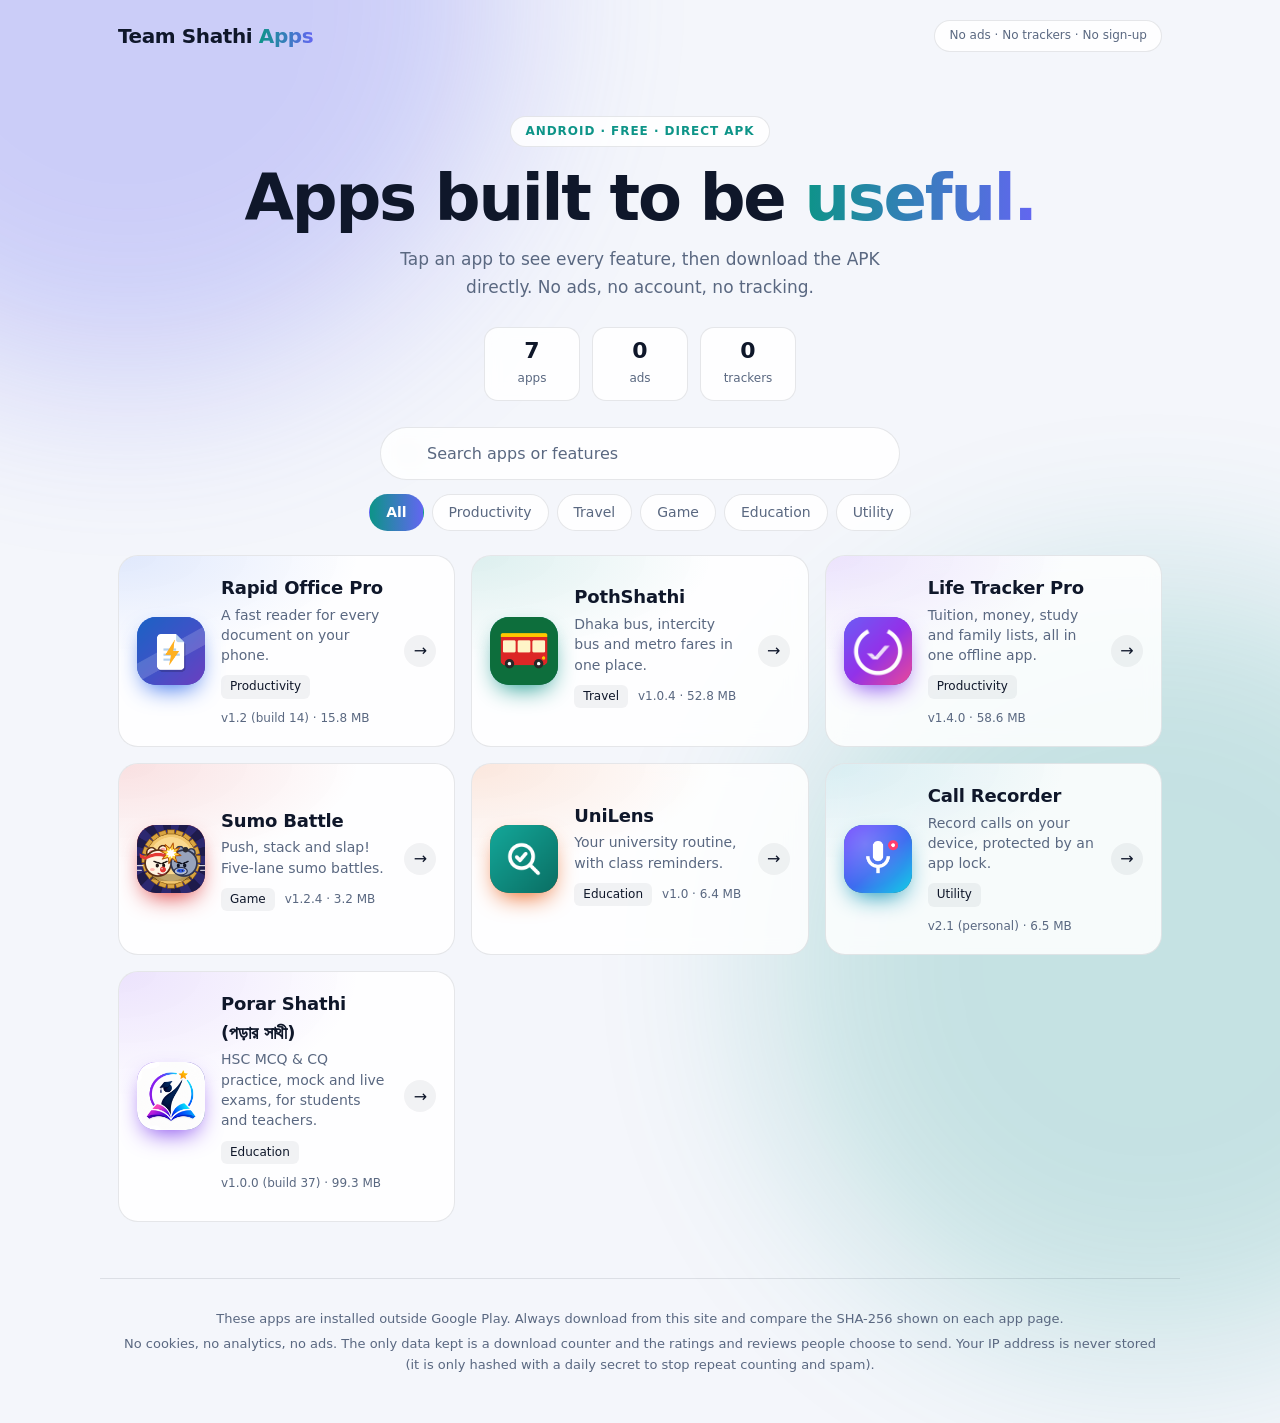
<file: index.html>
<!doctype html>
<html lang="en">
<head>
<meta charset="utf-8">
<meta name="viewport" content="width=device-width,initial-scale=1">
<meta http-equiv="Content-Security-Policy" content="default-src 'none'; script-src 'self'; style-src 'self'; img-src 'self'; connect-src https://shathi-apps-api.porarshathi-data.workers.dev; font-src 'none'; object-src 'none'; media-src 'none'; frame-src 'none'; base-uri 'none'; form-action 'none'">
<meta name="referrer" content="no-referrer">
<meta name="color-scheme" content="dark light">
<title>Team Shathi Apps</title>
<meta name="description" content="Android apps by Team Shathi. See every feature and download the APK directly. No ads, no trackers, no sign-up.">
<link rel="icon" href="img/pothshathi.png">
<meta property="og:title" content="Team Shathi Apps">
<meta property="og:description" content="Android apps with real screenshots and direct APK downloads. No ads, no trackers.">
<meta property="og:image" content="img/pothshathi.png">
<meta name="theme-color" content="#0b0f17">
<link rel="stylesheet" href="style.css">
</head>
<body>
<header class="top">
  <a class="brand" href="#/" id="brand">Team Shathi <span>Apps</span></a>
  <span class="pill">No ads · No trackers · No sign-up</span>
</header>

<main id="app" tabindex="-1"></main>

<footer class="foot">
  <p>These apps are installed outside Google Play. Always download from this site and compare the SHA-256 shown on each app page.</p>
  <p id="contact"></p>
  <p>No cookies, no analytics, no ads. The only data kept is a download counter and the ratings and reviews people choose to send. Your IP address is never stored (it is only hashed with a daily secret to stop repeat counting and spam).</p>
</footer>

<noscript><p class="nojs">Please enable JavaScript to browse the apps.</p></noscript>
<script src="config.js"></script>
<script src="apps.js"></script>
<script src="app.js"></script>
</body>
</html>
</file>
<file: style.css>
:root{--bg:#070b13;--panel:rgba(255,255,255,.045);--panel2:rgba(255,255,255,.07);--text:#eef2fa;--muted:#9aa8bf;--line:rgba(255,255,255,.09);--accent:#5eead4;--accent2:#818cf8;--accent-ink:#04201c;--shadow:0 20px 50px -20px rgba(0,0,0,.7)}
@media (prefers-color-scheme:light){:root{--bg:#f4f6fb;--panel:rgba(255,255,255,.85);--panel2:rgba(15,23,42,.05);--text:#0f172a;--muted:#5a6881;--line:rgba(15,23,42,.1);--accent:#0d9488;--accent2:#6366f1;--accent-ink:#fff;--shadow:0 20px 40px -22px rgba(15,23,42,.35)}}
*{box-sizing:border-box}
html{scroll-behavior:smooth}
body{margin:0;background:var(--bg);color:var(--text);font:16px/1.6 system-ui,-apple-system,"Segoe UI",Roboto,"Noto Sans Bengali",sans-serif;min-height:100vh;position:relative;overflow-x:hidden}
body::before,body::after{content:"";position:fixed;z-index:-1;width:60vmax;height:60vmax;border-radius:50%;filter:blur(90px);opacity:.28;pointer-events:none}
body::before{background:var(--accent2);top:-30vmax;left:-20vmax}
body::after{background:var(--accent);bottom:-35vmax;right:-20vmax;opacity:.2}
main{max-width:1080px;margin:0 auto;padding:0 18px 56px;outline:none}
a{color:inherit}
.top{max-width:1080px;margin:0 auto;padding:20px 18px;display:flex;justify-content:space-between;align-items:center;gap:12px;flex-wrap:wrap}
.brand{font-weight:800;font-size:20px;text-decoration:none;letter-spacing:-.02em}
.brand span{background:linear-gradient(90deg,var(--accent),var(--accent2));-webkit-background-clip:text;background-clip:text;color:transparent}
.pill{font-size:12px;color:var(--muted);border:1px solid var(--line);background:var(--panel);backdrop-filter:blur(8px);border-radius:99px;padding:5px 14px}

.hero{padding:44px 0 26px;text-align:center}
.eyebrow{display:inline-block;font-size:12px;font-weight:600;letter-spacing:.08em;text-transform:uppercase;color:var(--accent);border:1px solid var(--line);background:var(--panel);padding:5px 14px;border-radius:99px;margin-bottom:18px}
.hero h1{font-size:clamp(34px,7vw,64px);margin:0 0 14px;line-height:1.05;letter-spacing:-.035em;font-weight:800}
.hero h1 em{font-style:normal;background:linear-gradient(90deg,var(--accent),var(--accent2));-webkit-background-clip:text;background-clip:text;color:transparent}
.hero p{color:var(--muted);margin:0 auto;max-width:520px;font-size:17px}
.stats{display:flex;justify-content:center;gap:12px;margin-top:26px;flex-wrap:wrap}
.stat{min-width:96px;padding:10px 18px;border:1px solid var(--line);background:var(--panel);border-radius:14px;backdrop-filter:blur(8px)}
.stat b{display:block;font-size:22px;line-height:1.2}.stat span{font-size:12px;color:var(--muted)}

.chips{display:flex;gap:8px;justify-content:center;flex-wrap:wrap;margin:10px 0 24px}
.chip{font:inherit;font-size:14px;color:var(--muted);background:var(--panel);border:1px solid var(--line);border-radius:99px;padding:6px 16px;cursor:pointer;transition:.15s}
.chip:hover{color:var(--text)}
.chip.on{color:var(--accent-ink);background:linear-gradient(90deg,var(--accent),var(--accent2));border-color:transparent;font-weight:600}

.grid{display:grid;grid-template-columns:repeat(auto-fill,minmax(310px,1fr));gap:16px}
.card{position:relative;display:flex;gap:16px;align-items:center;padding:18px;background:var(--panel);border:1px solid var(--line);border-radius:20px;text-decoration:none;backdrop-filter:blur(10px);overflow:hidden;transition:transform .2s,border-color .2s,box-shadow .2s}
.card[hidden]{display:none}
.card::before{content:"";position:absolute;inset:0;background:radial-gradient(120% 90% at 0% 0%,var(--c1),transparent 60%);opacity:.14;transition:opacity .2s}
.card:hover,.card:focus-visible{transform:translateY(-4px);border-color:var(--c1);box-shadow:var(--shadow);outline:none}
.card:hover::before{opacity:.28}
.card>*{position:relative}
.cardbody{min-width:0;flex:1}.cardbody h2{margin:0 0 2px;font-size:18px;letter-spacing:-.01em}.cardbody p{margin:0 0 10px;color:var(--muted);font-size:14px;line-height:1.45}
.meta{display:flex;gap:10px;align-items:center;font-size:12px;color:var(--muted);flex-wrap:wrap}
.tag{background:var(--panel2);border-radius:6px;padding:2px 9px;color:var(--text)}
.go{flex:none;width:32px;height:32px;display:grid;place-items:center;border-radius:50%;background:var(--panel2);transition:.2s}
.card:hover .go{background:var(--c1);color:#fff;transform:translateX(3px)}
.icon{flex:none;width:68px;height:68px;border-radius:19px;display:grid;place-items:center;overflow:hidden;font-weight:800;font-size:30px;color:#fff;background:linear-gradient(135deg,var(--c1),var(--c2));box-shadow:0 10px 24px -8px var(--c1)}
.icon img{width:100%;height:100%;object-fit:cover;display:block}
.icon.big{width:124px;height:124px;border-radius:30px;font-size:52px;box-shadow:0 18px 40px -10px rgba(0,0,0,.5)}

.back{display:inline-block;margin:6px 0 16px;color:var(--muted);text-decoration:none;font-size:14px}.back:hover{color:var(--text)}
.dhead{position:relative;display:flex;gap:26px;align-items:center;padding:30px;border-radius:28px;background:linear-gradient(135deg,var(--c1),var(--c2));color:#fff;flex-wrap:wrap;overflow:hidden;box-shadow:var(--shadow)}
.dhead::after{content:"";position:absolute;right:-80px;top:-80px;width:280px;height:280px;border-radius:50%;background:rgba(255,255,255,.12)}
.dhead>*{position:relative;z-index:1}
.dtext h1{margin:0;font-size:clamp(28px,5vw,42px);line-height:1.1;letter-spacing:-.03em}
.lead{margin:6px 0 18px;opacity:.93;font-size:17px}
.small{font-size:13px;color:var(--muted)}.dhead .small{color:rgba(255,255,255,.82);margin:12px 0 0}
.btn{display:inline-flex;align-items:center;gap:8px;background:#fff;color:#0b1220;font-weight:700;padding:13px 24px;border-radius:14px;text-decoration:none;border:0;box-shadow:0 10px 24px -8px rgba(0,0,0,.45);transition:transform .15s}
.btn::before{content:"⬇"}
.btn:hover,.btn:focus-visible{transform:translateY(-2px);outline:2px solid #fff;outline-offset:3px}
.btn.disabled{opacity:.6}.btn.disabled::before{content:""}


.block{margin-top:34px}.block h2{font-size:22px;margin:0 0 14px;letter-spacing:-.02em}.block>p{margin:0;color:var(--muted);max-width:720px}
.features{display:grid;grid-template-columns:repeat(auto-fill,minmax(270px,1fr));gap:14px}
.feature{background:var(--panel);border:1px solid var(--line);border-radius:18px;padding:18px;backdrop-filter:blur(10px);transition:border-color .2s,transform .2s}
.feature:hover{border-color:var(--accent);transform:translateY(-2px)}
.feature h3{margin:0 0 6px;font-size:15px;display:flex;gap:8px;align-items:center}
.feature h3::before{content:"";width:8px;height:8px;border-radius:50%;background:linear-gradient(135deg,var(--accent),var(--accent2));flex:none}
.feature p{font-size:14px;color:var(--muted);margin:0;line-height:1.5}
.note>p{background:var(--panel2);border-left:3px solid var(--accent);padding:14px 16px;border-radius:12px}
ol{color:var(--muted);padding-left:22px;margin:0 0 14px}ol li{margin:4px 0}
.hash{display:flex;gap:8px;align-items:stretch;margin-bottom:8px}
.hash code{flex:1;min-width:0;background:var(--panel2);border:1px solid var(--line);border-radius:12px;padding:12px 14px;font-size:12px;word-break:break-all;font-family:ui-monospace,Consolas,monospace}
.copy{background:linear-gradient(90deg,var(--accent),var(--accent2));color:var(--accent-ink);font:inherit;font-weight:700;border:0;border-radius:12px;padding:0 20px;cursor:pointer}
.copy:hover{filter:brightness(1.08)}

.foot{max-width:1080px;margin:0 auto;padding:26px 18px 44px;color:var(--muted);font-size:13px;border-top:1px solid var(--line);text-align:center}
.foot p{margin:4px 0}
.nojs{text-align:center;padding:40px}
:focus-visible{outline:2px solid var(--accent);outline-offset:2px}
@media (max-width:560px){.hero{padding-top:28px}.dhead{padding:22px;text-align:center;justify-content:center}.icon.big{width:96px;height:96px}.grid{grid-template-columns:1fr}}
@media (prefers-reduced-motion:reduce){*{transition:none!important;scroll-behavior:auto!important}}

.shots{display:flex;gap:18px;overflow-x:auto;padding:6px 4px 14px;scroll-snap-type:x mandatory;position:relative}
.shot{margin:0;flex:none;width:236px;scroll-snap-align:start;transition:transform .25s}
.shot img{display:block;width:100%;height:auto;border-radius:28px;border:6px solid #0d1320;box-shadow:var(--shadow);background:#000}
.shot figcaption{padding:10px 4px 0;font-size:13px;color:var(--muted);line-height:1.4}
.shot figcaption b{display:block;color:var(--text);font-size:14px;margin-bottom:2px}
.shot.hl{transform:translateY(-6px)}
.shot.hl img{border-color:var(--accent);box-shadow:0 0 0 3px var(--accent),var(--shadow)}
.see{margin-top:10px;font:inherit;font-size:13px;font-weight:600;color:var(--accent);background:transparent;border:0;padding:0;cursor:pointer}
.see:hover{text-decoration:underline}
.feature.has-shot{cursor:default}
main:focus,main:focus-visible{outline:none}

.adv{margin-top:6px;border:1px solid var(--line);border-radius:14px;background:var(--panel);padding:2px 16px}
.adv summary{cursor:pointer;padding:12px 0;font-size:14px;font-weight:600;color:var(--muted);list-style:none}
.adv summary::-webkit-details-marker{display:none}
.adv summary::before{content:"\25B8 ";color:var(--accent)}
.adv[open] summary::before{content:"\25BE "}
.adv[open]{padding-bottom:14px}
.adv .hash{margin:10px 0 8px}

.search{position:relative;max-width:520px;margin:0 auto 14px}
.search::before{content:"\1F50D";position:absolute;left:18px;top:50%;transform:translateY(-52%);font-size:15px;opacity:.7;pointer-events:none}
.search input{width:100%;font:inherit;font-size:16px;color:var(--text);background:var(--panel);border:1px solid var(--line);border-radius:99px;padding:13px 20px 13px 46px;backdrop-filter:blur(10px);outline:none;transition:border-color .15s,box-shadow .15s}
.search input:focus{border-color:var(--accent);box-shadow:0 0 0 3px color-mix(in srgb,var(--accent) 25%,transparent)}
.search input::placeholder{color:var(--muted)}
.empty{text-align:center;color:var(--muted);padding:30px 0}
.empty[hidden]{display:none}

/* ratings & reviews */
.live{color:var(--accent);font-weight:600}
.reviews .rlist{display:grid;gap:10px;margin:14px 0}
.review{background:var(--panel);border:1px solid var(--line);border-radius:14px;padding:12px 16px}
.review p{margin:6px 0 0;color:var(--text);overflow-wrap:anywhere}
.rtop{display:flex;gap:10px;align-items:center;flex-wrap:wrap;font-size:13px;color:var(--muted)}
.rstars{color:#f5b301;letter-spacing:2px;font-size:16px}
.rform{background:var(--panel);border:1px solid var(--line);border-radius:16px;padding:16px;display:grid;gap:10px;max-width:560px;margin-top:14px}
.rform h3{margin:0;font-size:17px}
.starpick{display:flex;gap:4px}
.star{font:inherit;font-size:30px;line-height:1;background:none;border:0;color:var(--muted);cursor:pointer;padding:2px 4px}
.star.on,.star:hover{color:#f5b301}
.rform input,.rform textarea{font:inherit;color:var(--text);background:var(--panel2);border:1px solid var(--line);border-radius:10px;padding:10px 12px;width:100%}
.rform textarea{resize:vertical}
.rform .hp{position:absolute;left:-9999px;width:1px;height:1px;opacity:0}
.btn.send{justify-self:start;background:linear-gradient(90deg,var(--accent),var(--accent2));color:var(--accent-ink);cursor:pointer;font:inherit;font-weight:700}
.btn.send::before{content:""}
.btn.send:disabled{opacity:.6;cursor:default}
/* download feedback */
.btn.busy{pointer-events:none;opacity:.85}
.btn.busy::before{content:"";width:16px;height:16px;border:3px solid #0b1220;border-right-color:transparent;border-radius:50%;animation:dlspin .8s linear infinite}
@keyframes dlspin{to{transform:rotate(360deg)}}
@media (prefers-reduced-motion:reduce){.btn.busy::before{animation:none}}
.dlnote{flex-basis:100%;margin:10px 0 0;max-width:420px}
</file>
